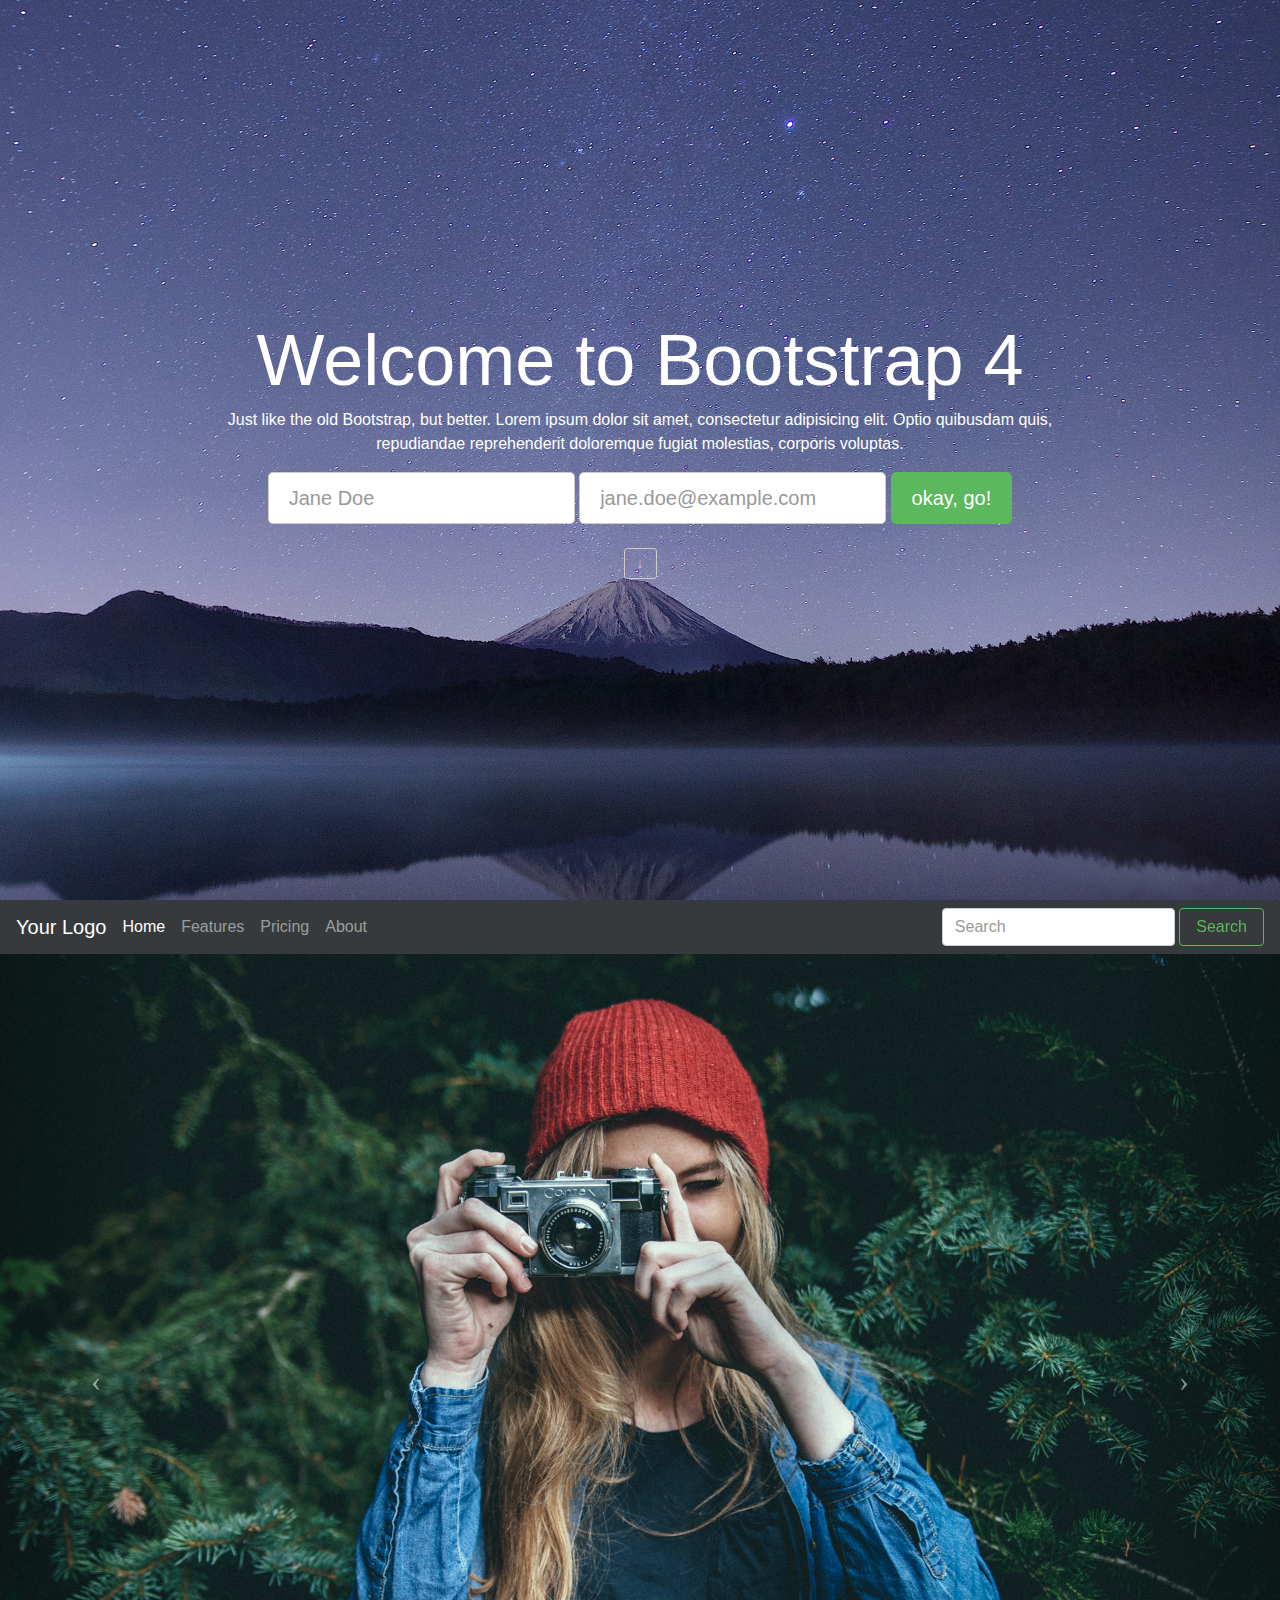
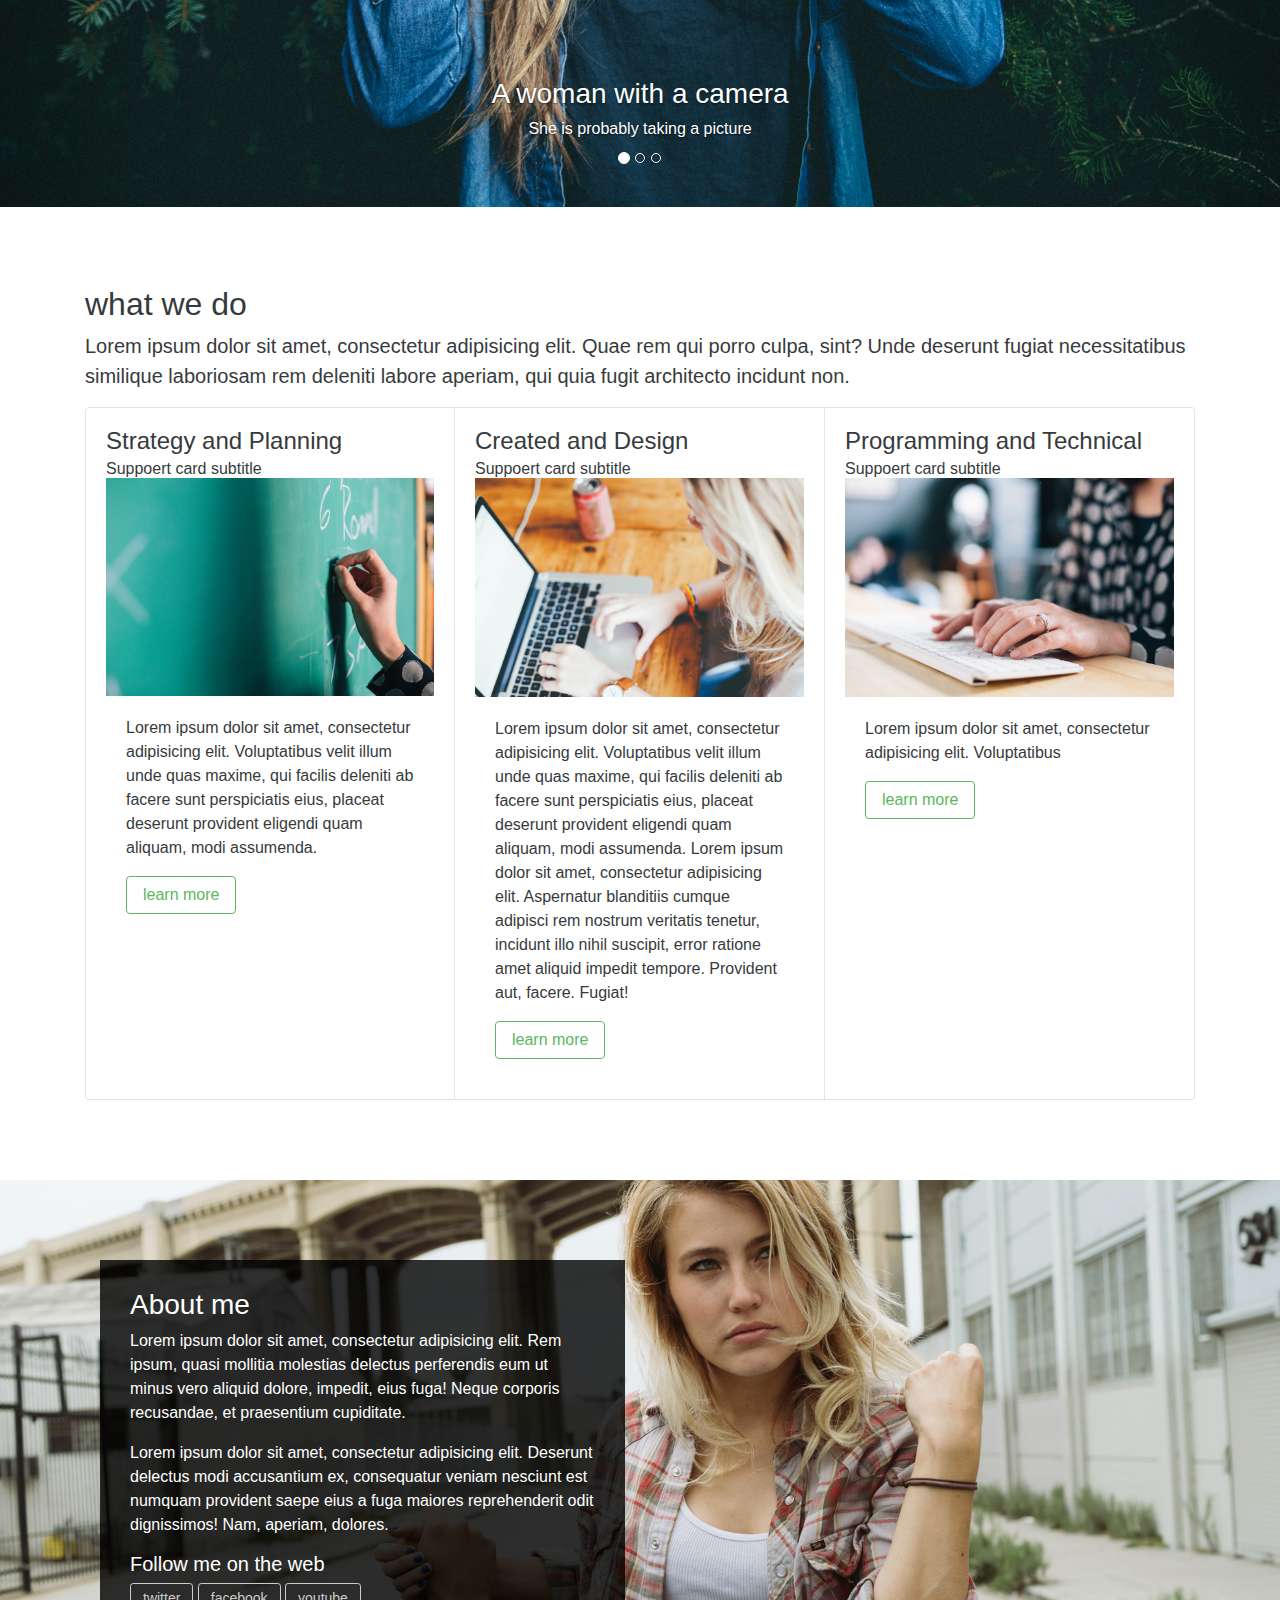
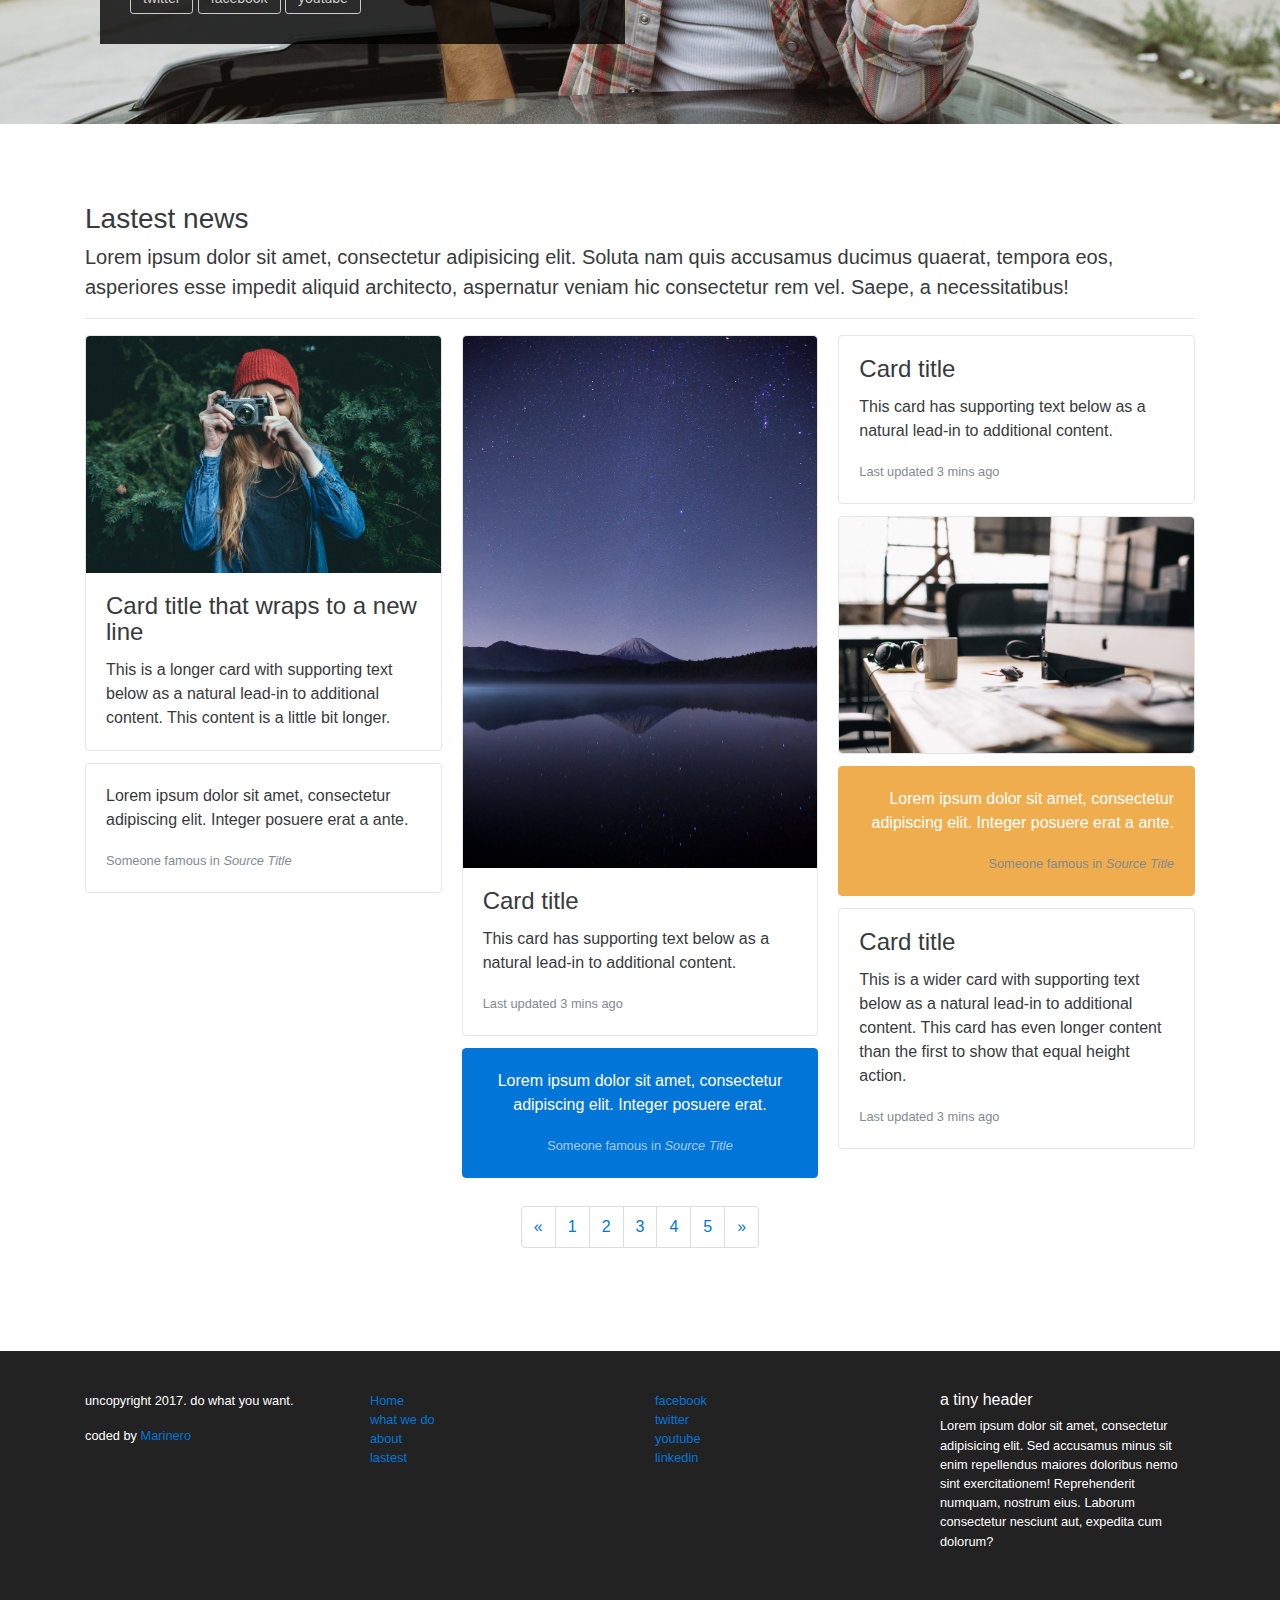
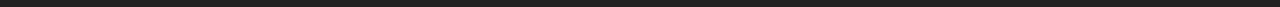
<file: index.html>
<!DOCTYPE html>
<html lang="en">
  <head>
    <!-- Required meta tags -->
    <meta charset="utf-8">
    <meta name="viewport" content="width=device-width, initial-scale=1, shrink-to-fit=no">
    <meta http-equiv="x-ua-compatible" content="ie=edge">
    <!-- Bootstrap CSS -->
    <link rel="stylesheet" href="bower_components/css/bootstrap.min.css" >
    
    <!-- custom css -->
      <link rel="stylesheet" href="styles.css">
  </head>
  <body>
    <section id="cover">
        <div id="cover-caption">
            <div class="container">
                <div class="col-sm-10 col-sm-offset-1">
                    <h1 class="display-3">Welcome to Bootstrap 4</h1>
                    <p>Just like the old Bootstrap, but better. Lorem ipsum dolor sit amet, consectetur adipisicing elit. Optio quibusdam quis, repudiandae reprehenderit doloremque fugiat molestias, corporis voluptas.</p>
                    
                    <form action="" class="form-inline">
                        <div class="form-group">
                            <label class="sr-only">Name</label>
                            <input type="text" class="form-control form-control-lg" placeholder="Jane Doe">
                        </div>
                        <div class="form-group">
                            <label class="sr-only">Email</label>
                            <input type="text" class="form-control form-control-lg" placeholder="jane.doe@example.com">
                        </div>
                        <button type="submit" class="btn btn-success btn-lg">okay, go!</button>
                    </form>
                    
                    <br>
                    
                    <a href="#nav-main" class="btn btn-secondary-outline btn-sm" role="button">&darr;</a>
                </div>
            </div>
        </div>
    </section>
    
     <nav class="navbar navbar-dark bg-inverse navbar-full" id="nav-main">
        <a class="navbar-brand" href="#">Your Logo</a>
        <ul class="nav navbar-nav">
            <li class="nav-item active">
                <a class="nav-link" href="#">Home <span class="sr-only">(current)</span></a>
            </li>
            <li class="nav-item">
                <a class="nav-link" href="#">Features</a>
            </li>
            <li class="nav-item">
                <a class="nav-link" href="#">Pricing</a>
            </li>
            <li class="nav-item">
                <a class="nav-link" href="#">About</a>
            </li>
        </ul>
        <form class="form-inline pull-xs-right">
            <input class="form-control" type="text" placeholder="Search">
            <button class="btn btn-success-outline" type="submit">Search</button>
        </form>
    </nav>
    
    <section id="carousel">
        <div id="carousel-home" class="carousel slide" data-ride="carousel">
            <ol class="carousel-indicators">
                <li data-target="#carousel-home" data-slide-to="0" class="active"></li>
                <li data-target="#carousel-home" data-slide-to="1"></li>
                <li data-target="#carousel-home" data-slide-to="2"></li>
            </ol>
            <div class="carousel-inner" role="listbox">
                <div class="carousel-item active">
                    <img src="img/woman-camera.jpg" alt="Woman taking picture with a camera">
                    
                    <div class="carousel-caption">
                        <h3>A woman with a camera</h3>
                        <p>She is probably taking a picture</p>
                    </div>
                </div>
                <div class="carousel-item">
                    <img src="img/spiderweb.jpg" alt="A wet spiderweb">
                    
                    <div class="carousel-caption">
                        <h3>Down came the rain</h3>
                        <p>And washed the spider out</p>
                    </div>
                </div>
                <div class="carousel-item">
                    <img src="img/hearthand.jpg" alt="Two hands making a heart">
                    
                    <div class="carousel-caption">
                        <h3>Making love</h3>
                        <p>With their hands...</p>
                    </div>
                </div>
            </div>
            <a class="left carousel-control" href="#carousel-home" role="button" data-slide="prev">
                <span class="icon-prev" aria-hidden="true"></span>
                <span class="sr-only">Previous</span>
            </a>
            <a class="right carousel-control" href="#carousel-home" role="button" data-slide="next">
                <span class="icon-next" aria-hidden="true"></span>
                <span class="sr-only">Next</span>
            </a>
        </div>
    </section>
    
    <section id="what-we-do">
        <div class="section-content">
            <div class="container">
                <h2>what we do</h2>
                <p class="lead">Lorem ipsum dolor sit amet, consectetur adipisicing elit. Quae rem qui porro culpa, sint? Unde deserunt fugiat necessitatibus similique laboriosam rem deleniti labore aperiam, qui quia fugit architecto incidunt non.</p>
                <div class="row">
                    <div class="col-sm-12">
                        <div class="card-group">
                            <div class="card">
                                <div class="card-block">
                                    <h4 class="card-title">
                                        Strategy and Planning
                                    </h4>
                                    <h6 class="card-subtitle">Suppoert card subtitle</h6>
                                    <img src="img/chalkboard.jpg" alt="a chalkboard">
                                    <div class="card-block">
                                        <p class="card-text">Lorem ipsum dolor sit amet, consectetur adipisicing elit. Voluptatibus velit illum unde quas maxime, qui facilis deleniti ab facere sunt perspiciatis eius, placeat deserunt provident eligendi quam aliquam, modi assumenda.</p>
                                        <button type="button" class="btn btn-success-outline" data-toggle="modal" data-target="#myModal" >learn more</button>
                                    </div>
                                </div>
                            </div>
                            
                            <div class="card">
                                <div class="card-block">
                                    <h4 class="card-title">
                                        Created and Design
                                    </h4>
                                    <h6 class="card-subtitle">Suppoert card subtitle</h6>
                                    <img src="img/working.jpg" alt="working on a laptop">
                                    <div class="card-block">
                                        <p class="card-text">Lorem ipsum dolor sit amet, consectetur adipisicing elit. Voluptatibus velit illum unde quas maxime, qui facilis deleniti ab facere sunt perspiciatis eius, placeat deserunt provident eligendi quam aliquam, modi assumenda. Lorem ipsum dolor sit amet, consectetur adipisicing elit. Aspernatur blanditiis cumque adipisci rem nostrum veritatis tenetur, incidunt illo nihil suscipit, error ratione amet aliquid impedit tempore. Provident aut, facere. Fugiat!</p>
                                        <button type="button" class="btn btn-success-outline" data-toggle="modal" data-target="#myModal" >learn more</button>
                                    </div>
                                </div>
                            </div>
                            
                            <div class="card">
                                <div class="card-block">
                                    <h4 class="card-title">
                                        Programming and Technical
                                    </h4>
                                    <h6 class="card-subtitle">Suppoert card subtitle</h6>
                                    <img src="img/programming.jpg" alt="fingers typing on a keyboad">
                                    <div class="card-block">
                                        <p class="card-text">Lorem ipsum dolor sit amet, consectetur adipisicing elit. Voluptatibus </p>
                                        <button type="button" class="btn btn-success-outline" data-toggle="modal" data-target="#myModal" >learn more</button>
                                    </div>
                                </div>
                            </div>
                        </div>
                    </div>
                </div>
            </div>
        </div>
      </section>
       <section id="about">
           <div class="section-content">
               <div class="container">
                   <div class="col-md-6">
                       <div class="about-text">
                           <h3>About me</h3>
                           <p>Lorem ipsum dolor sit amet, consectetur adipisicing elit. Rem ipsum, quasi mollitia molestias delectus perferendis eum ut minus vero aliquid dolore, impedit, eius fuga! Neque corporis recusandae, et praesentium cupiditate.</p>
                           <p>Lorem ipsum dolor sit amet, consectetur adipisicing elit. Deserunt delectus modi accusantium ex, consequatur veniam nesciunt est numquam provident saepe eius a fuga maiores reprehenderit odit dignissimos! Nam, aperiam, dolores.</p>
                           <h5>Follow me on the web</h5>
                           <a href="" class="btn btn-sm btn-secondary-outline">twitter</a>
                           <a href="" class="btn btn-sm btn-secondary-outline">facebook</a>
                           <a href="" class="btn btn-sm btn-secondary-outline">youtube</a>
                       </div>
                   </div>
               </div>
           </div>
       </section>
        
        <section id="news">
            <div class="section-content">
                <div class="container">
                    <h3>Lastest news</h3>
                    <p class="lead">Lorem ipsum dolor sit amet, consectetur adipisicing elit. Soluta nam quis accusamus ducimus quaerat, tempora eos, asperiores esse impedit aliquid architecto, aspernatur veniam hic consectetur rem vel. Saepe, a necessitatibus!</p>
                    <hr>
                    <div class="row">
                        <div class="col-sm-12">
                            <div class="card-columns">
                              
                               <div class="card">
                                <img class="card-img-top" src="img/woman-camera.jpg" alt="Woman with a camera">
                                <div class="card-block">
                                  <h4 class="card-title">Card title that wraps to a new line</h4>
                                  <p class="card-text">This is a longer card with supporting text below as a natural lead-in to additional content. This content is a little bit longer.</p>
                                </div>
                              </div>
                              <div class="card card-block">
                                <blockquote class="card-blockquote">
                                  <p>Lorem ipsum dolor sit amet, consectetur adipiscing elit. Integer posuere erat a ante.</p>
                                  <footer >
                                    <small class="text-muted">
                                      Someone famous in <cite title="Source Title">Source Title</cite>
                                    </small>
                                  </footer>
                                </blockquote>
                              </div>
                              
                              <div class="card">
                                <img class="card-img-top" src="img/stars.jpg" alt="landscape photograpphy of stars">
                                <div class="card-block">
                                  <h4 class="card-title">Card title</h4>
                                  <p class="card-text">This card has supporting text below as a natural lead-in to additional content.</p>
                                  <p class="card-text"><small class="text-muted">Last updated 3 mins ago</small></p>
                                </div>
                              </div>
                              <div class="card card-block card-inverse card-primary text-xs-center">
                                <blockquote class="card-blockquote">
                                  <p>Lorem ipsum dolor sit amet, consectetur adipiscing elit. Integer posuere erat.</p>
                                  <footer>
                                    <small>
                                      Someone famous in <cite title="Source Title">Source Title</cite>
                                    </small>
                                  </footer>
                                </blockquote>
                              </div>
                              <div class="card text-center">
                                <div class="card-block">
                                  <h4 class="card-title">Card title</h4>
                                  <p class="card-text">This card has supporting text below as a natural lead-in to additional content.</p>
                                  <p class="card-text"><small class="text-muted">Last updated 3 mins ago</small></p>
                                </div>
                              </div>
                              <div class="card">
                                <img class="card-img" src="img/computer.jpg" alt="A desktop with a computer on it">
                              </div>
                              <div class="card card-block text-xs-right card-warning card-inverse">
                                <blockquote class="card-blockquote">
                                  <p>Lorem ipsum dolor sit amet, consectetur adipiscing elit. Integer posuere erat a ante.</p>
                                  <footer>
                                    <small class="text-muted">
                                      Someone famous in <cite title="Source Title">Source Title</cite>
                                    </small>
                                  </footer>
                                </blockquote>
                              </div>
                              <div class="card">
                                <div class="card-block">
                                  <h4 class="card-title">Card title</h4>
                                  <p class="card-text">This is a wider card with supporting text below as a natural lead-in to additional content. This card has even longer content than the first to show that equal height action.</p>
                                  <p class="card-text"><small class="text-muted">Last updated 3 mins ago</small></p>
                                </div>
                              </div>
                            </div>
                            
                            <nav class="text-xs-center">
                              <ul class="pagination">
                                <li class="page-item">
                                  <a class="page-link" href="#" aria-label="Previous">
                                    <span aria-hidden="true">&laquo;</span>
                                    <span class="sr-only">Previous</span>
                                  </a>
                                </li>
                                <li class="page-item"><a class="page-link" href="#">1</a></li>
                                <li class="page-item"><a class="page-link" href="#">2</a></li>
                                <li class="page-item"><a class="page-link" href="#">3</a></li>
                                <li class="page-item"><a class="page-link" href="#">4</a></li>
                                <li class="page-item"><a class="page-link" href="#">5</a></li>
                                <li class="page-item">
                                  <a class="page-link" href="#" aria-label="Next">
                                    <span aria-hidden="true">&raquo;</span>
                                    <span class="sr-only">Next</span>
                                  </a>
                                </li>
                              </ul>
                            </nav>
                            
                        </div>
                    </div>
                </div>
            </div>
        </section>
        
        <footer id="footer-main">
            <div class="container">
                <div class="row">
                    <div class="col-sm-3">
                        <p>uncopyright 2017. do what you want.</p>
                        <p>coded by <a href="#">Marinero</a></p>
                    </div>
                    <div class="col-sm-3">
                        <ul class="list-unstyled">
                            <li><a href="">Home</a></li>
                            <li><a href="">what we do</a></li>
                            <li><a href="">about</a></li>
                            <li><a href="">lastest</a></li>
                        </ul>
                    </div>
                    <div class="col-sm-3">
                        <ul class="list-unstyled">
                            <li><a href="">facebook</a></li>
                            <li><a href="">twitter</a></li>
                            <li><a href="">youtube</a></li>
                            <li><a href="">linkedin</a></li>
                        </ul>
                    </div>
                    <div class="col-sm-3">
                        <h6>a tiny header</h6>
                        <p>Lorem ipsum dolor sit amet, consectetur adipisicing elit. Sed accusamus minus sit enim repellendus maiores doloribus nemo sint exercitationem! Reprehenderit numquam, nostrum eius. Laborum consectetur nesciunt aut, expedita cum dolorum?</p>
                    </div>
                </div>
            </div>
        </footer>
    <!-- Optional JavaScript -->
    <!-- jQuery first, then Popper.js, then Bootstrap JS -->
    <script src="https://ajax.googleapis.com/ajax/libs/jquery/2.1.4/jquery.min.js" ></script>
    <script src="bower_components/js/bootstrap.min.js"></script>
  </body>
</html>
</file>
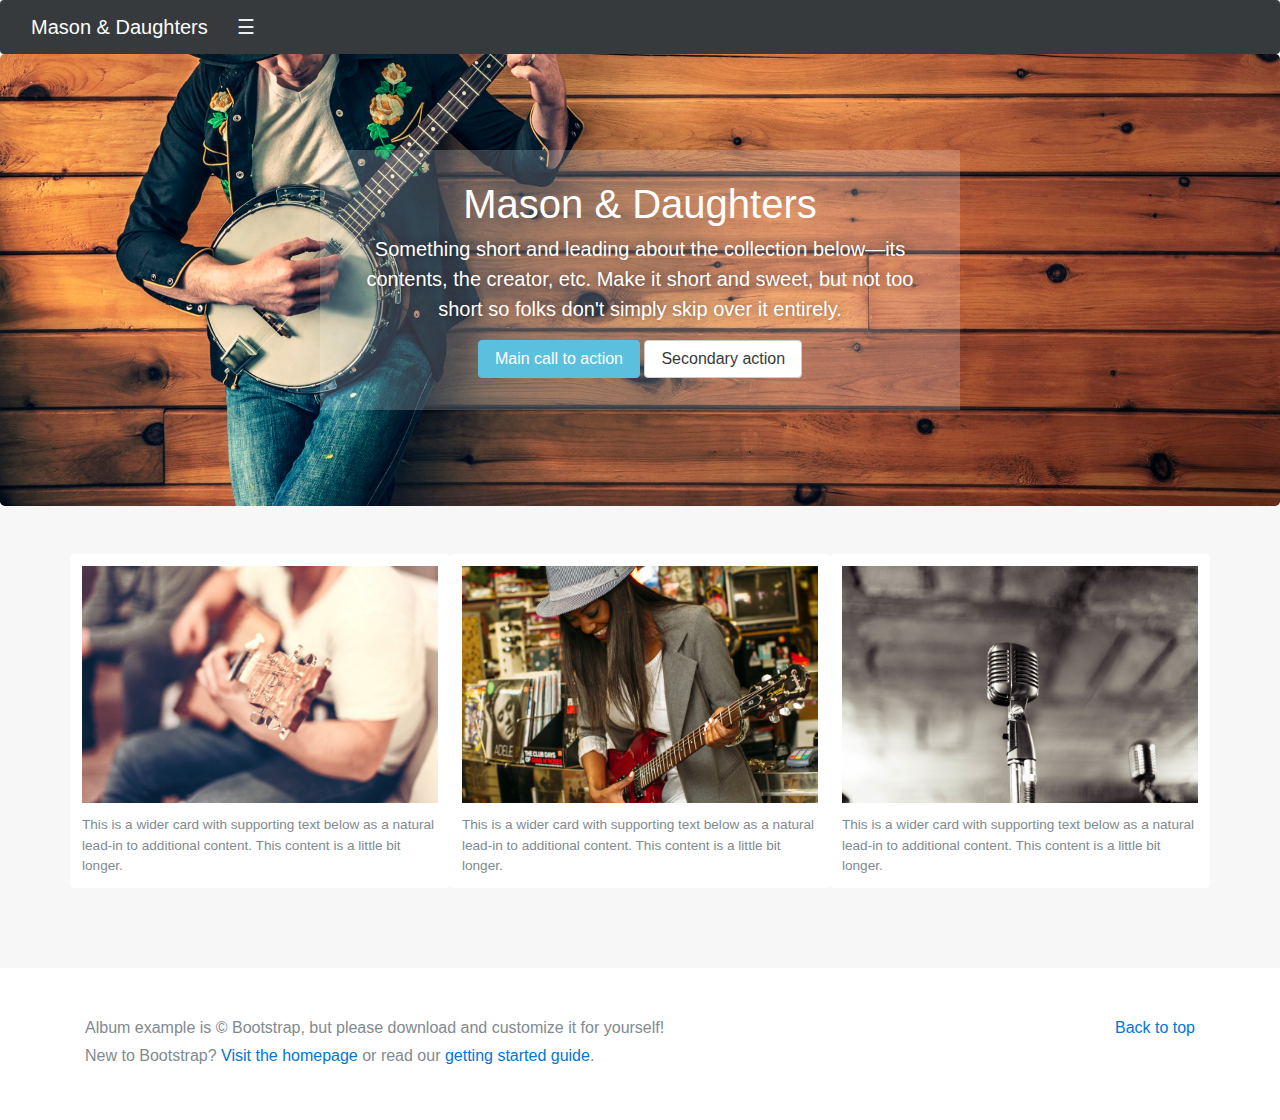
<file: band.html>
<!DOCTYPE html>
<html lang="en">
<head>
    <!-- Required meta tags always come first -->
    <meta charset="utf-8">
    <meta name="viewport" content="width=device-width, initial-scale=1, shrink-to-fit=no">
    <meta http-equiv="x-ua-compatible" content="ie=edge">

    <!-- Bootstrap CSS -->
    <link rel="stylesheet" href="bower_components/css/bootstrap.min.css">

    <!-- Custom CSS -->
    <link rel="stylesheet" href="band.css">

</head>
<body>

  
    <div class="navbar-collapse collapse inverse" id="navbar-header">
        <div class="container-fluid">
            <div class="about">
                <h4>About</h4>
                <p class="text-muted">Add some information about the album below, the author, or any other background context. Make it a few sentences long so folks can pick up some informative tidbits. Then, link them off to some social networking sites or contact information.</p>
            </div>
            <div class="social">
                <h4>Contact</h4>
                <ul class="list-unstyled">
                    <li><a href="#">Follow on Twitter</a></li>
                    <li><a href="#">Like on Facebook</a></li>
                    <li><a href="#">Email me</a></li>
                </ul>
            </div>
        </div>
    </div>
    <div class="navbar navbar-static-top navbar-dark bg-inverse">
        <div class="container-fluid">
            <button class="navbar-toggler" type="button" data-toggle="collapse" data-target="#navbar-header">
            &#9776;
            </button>
            <a href="#" class="navbar-brand">Mason &amp; Daughters</a>
        </div>
    </div>

    <section class="jumbotron text-xs-center">
        <div class="container">
            <h1 class="jumbotron-heading">Mason &amp; Daughters</h1>
            <p class="lead text-muted">Something short and leading about the collection below—its contents, the creator, etc. Make it short and sweet, but not too short so folks don't simply skip over it entirely.</p>
            <div>
                <a href="#" class="btn btn-info">Main call to action</a>
                <a href="#" class="btn btn-secondary">Secondary action</a>
            </div>
        </div>
    </section>

    <div class="album text-muted">
        <div class="container">

            <div class="row">
                <div class="card">
                    <img src="img/guitar.jpg" alt="Guitar">
                    <p class="card-text">This is a wider card with supporting text below as a natural lead-in to additional content. This content is a little bit longer.</p>
                </div>
                <div class="card">
                    <img src="img/lady-guitar.jpg" alt="A woman playing a guitar">
                    <p class="card-text">This is a wider card with supporting text below as a natural lead-in to additional content. This content is a little bit longer.</p>
                </div>
                <div class="card">
                    <img src="img/mic.jpg" alt="Microphone">
                    <p class="card-text">This is a wider card with supporting text below as a natural lead-in to additional content. This content is a little bit longer.</p>
                </div>
            </div>

        </div>
    </div>

    <footer class="text-muted">
        <div class="container">
            <p class="pull-xs-right">
                <a href="#">Back to top</a>
            </p>
            <p>Album example is &copy; Bootstrap, but please download and customize it for yourself!</p>
            <p>New to Bootstrap? <a href="../../">Visit the homepage</a> or read our <a href="../../getting-started/">getting started guide</a>.</p>
        </div>
    </footer>
   
   
    <!-- jQuery first, then Bootstrap JS. -->
    <script src="https://ajax.googleapis.com/ajax/libs/jquery/2.1.4/jquery.min.js"></script>
    <script src="bower_components/js/bootstrap.min.js"></script>
  </body>
</html>
</file>
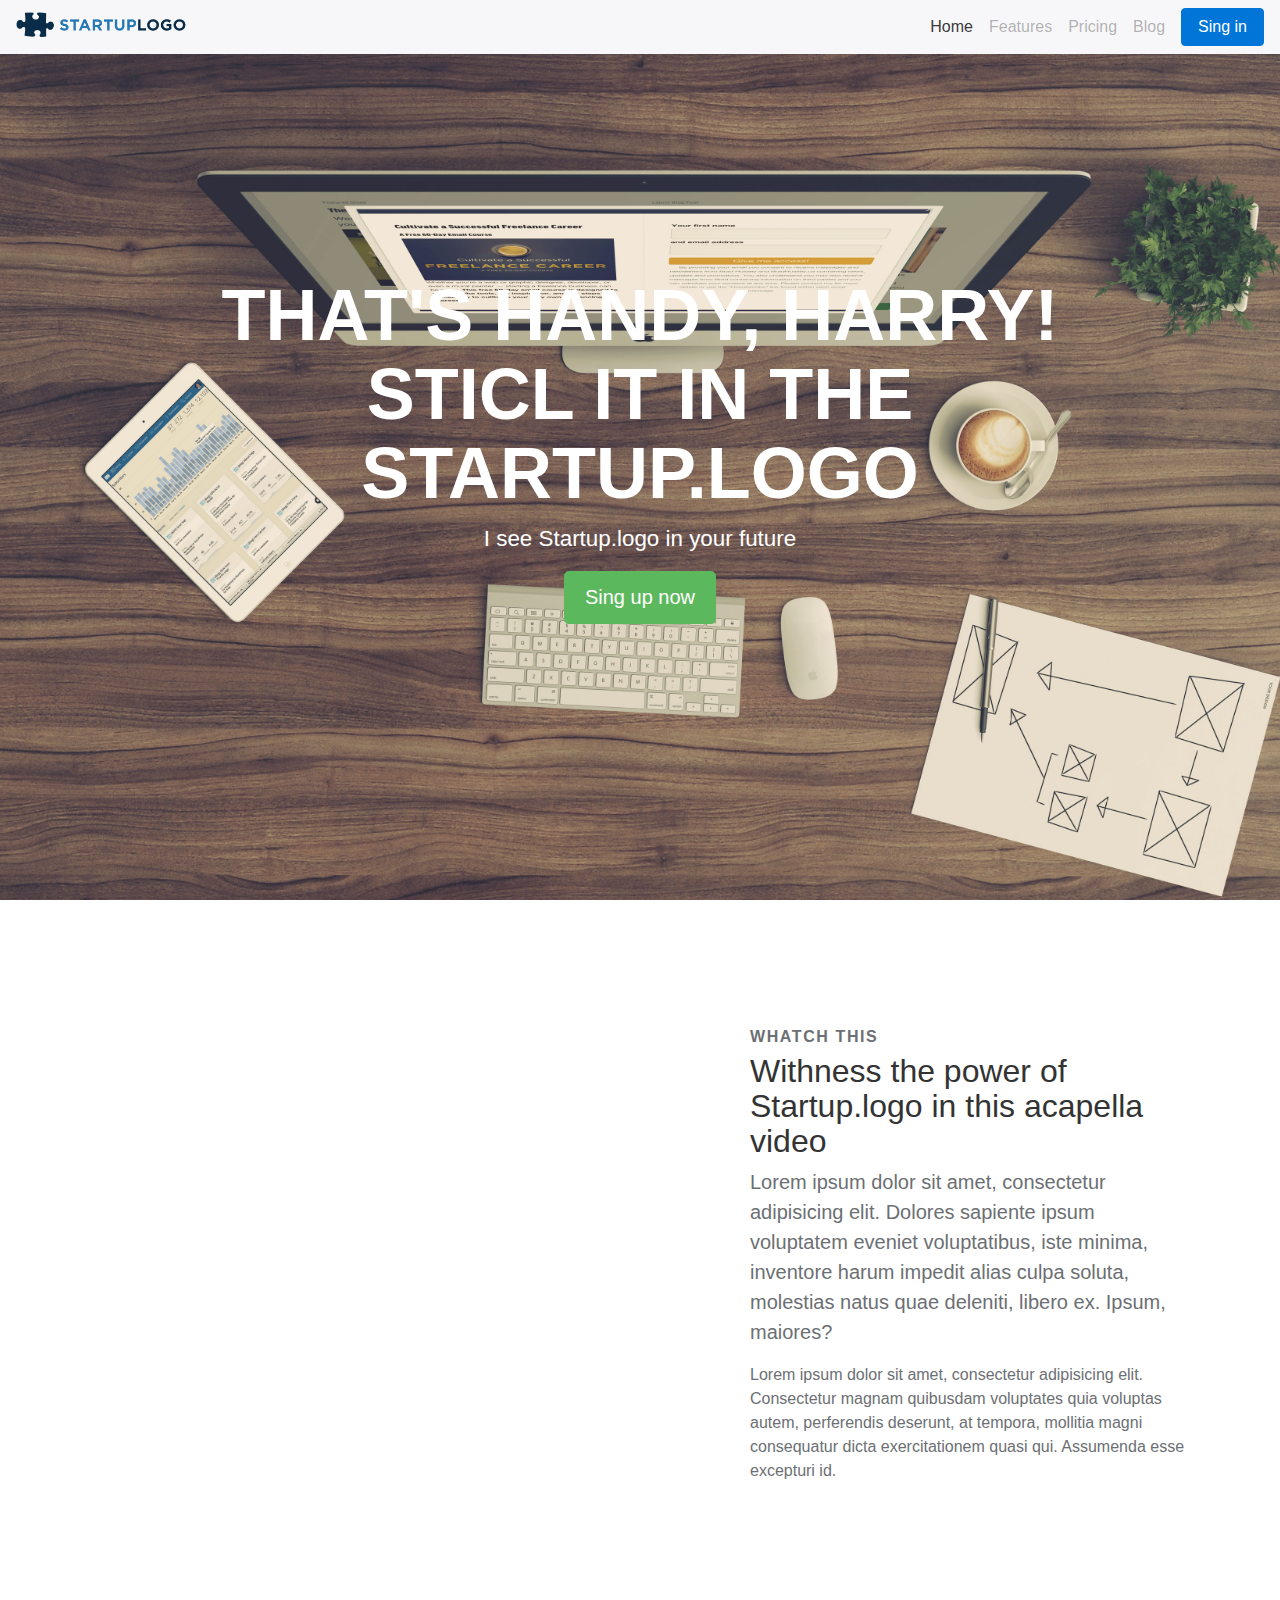
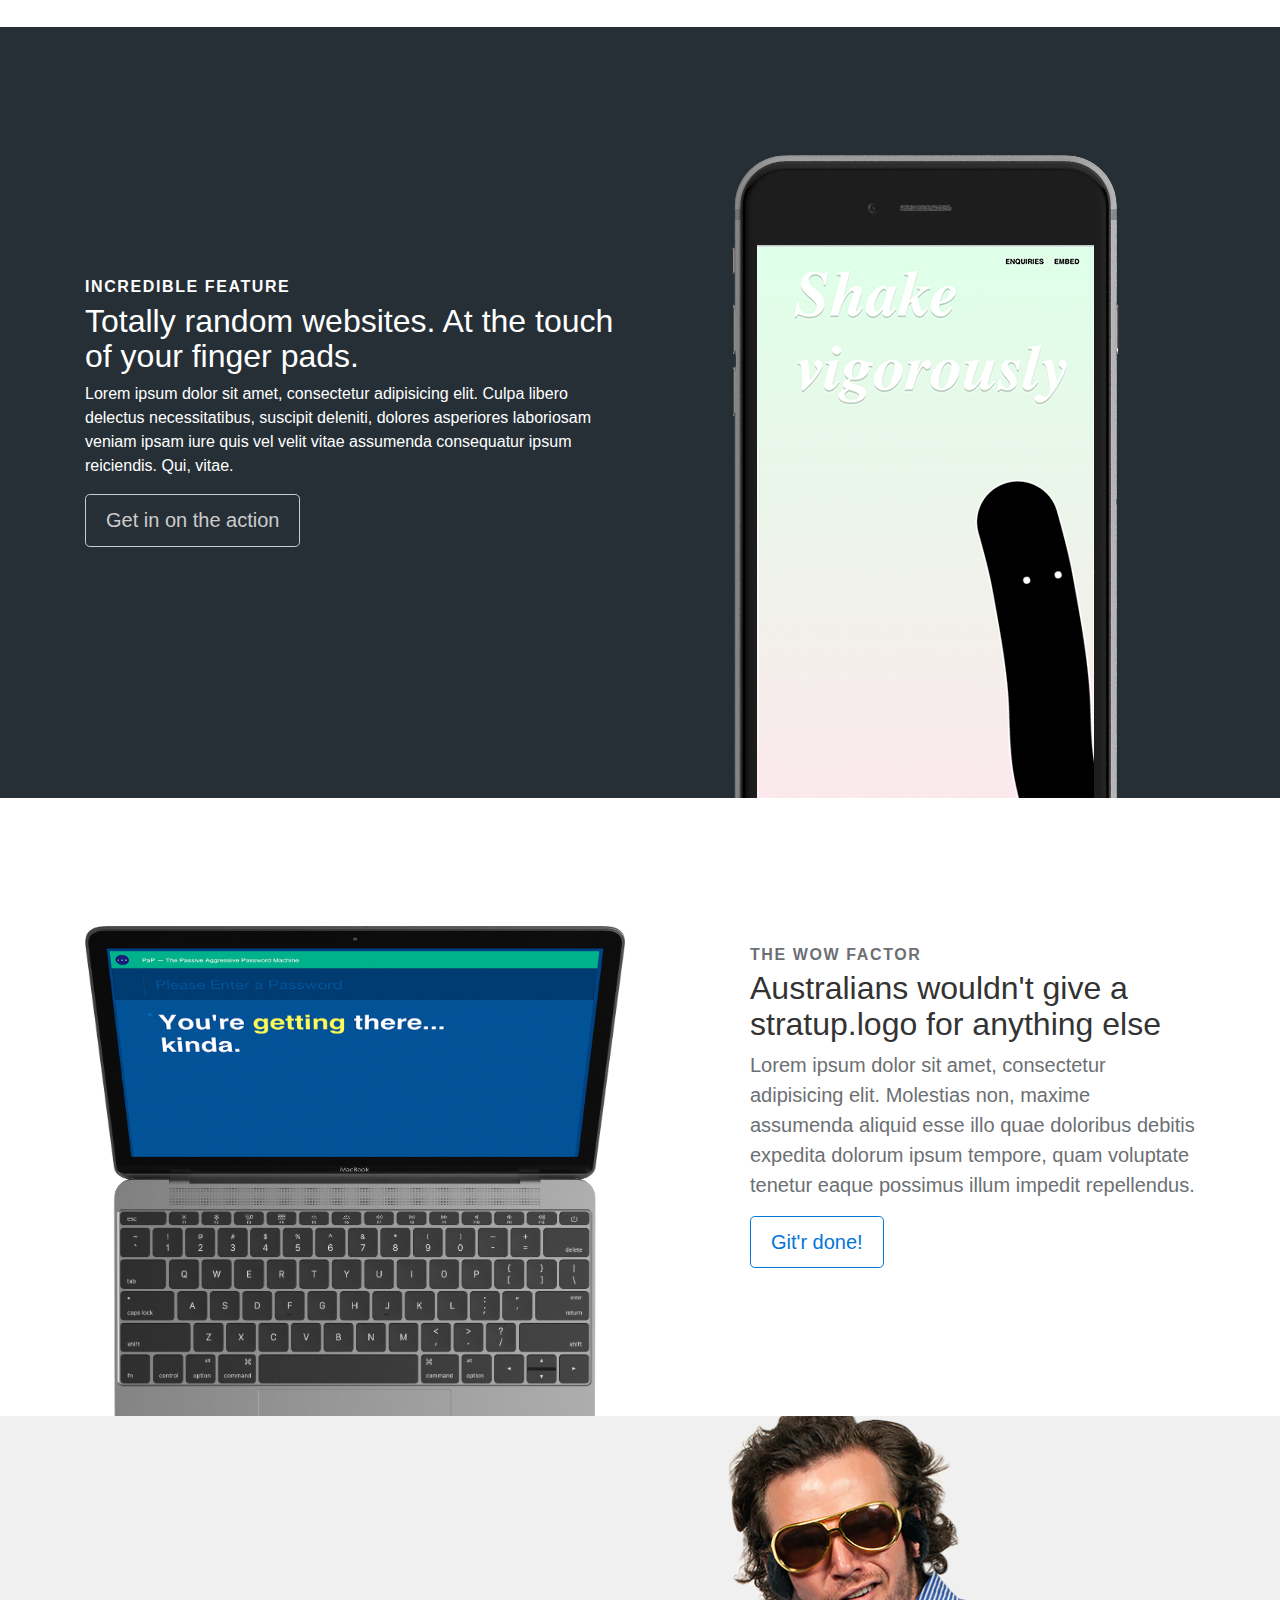
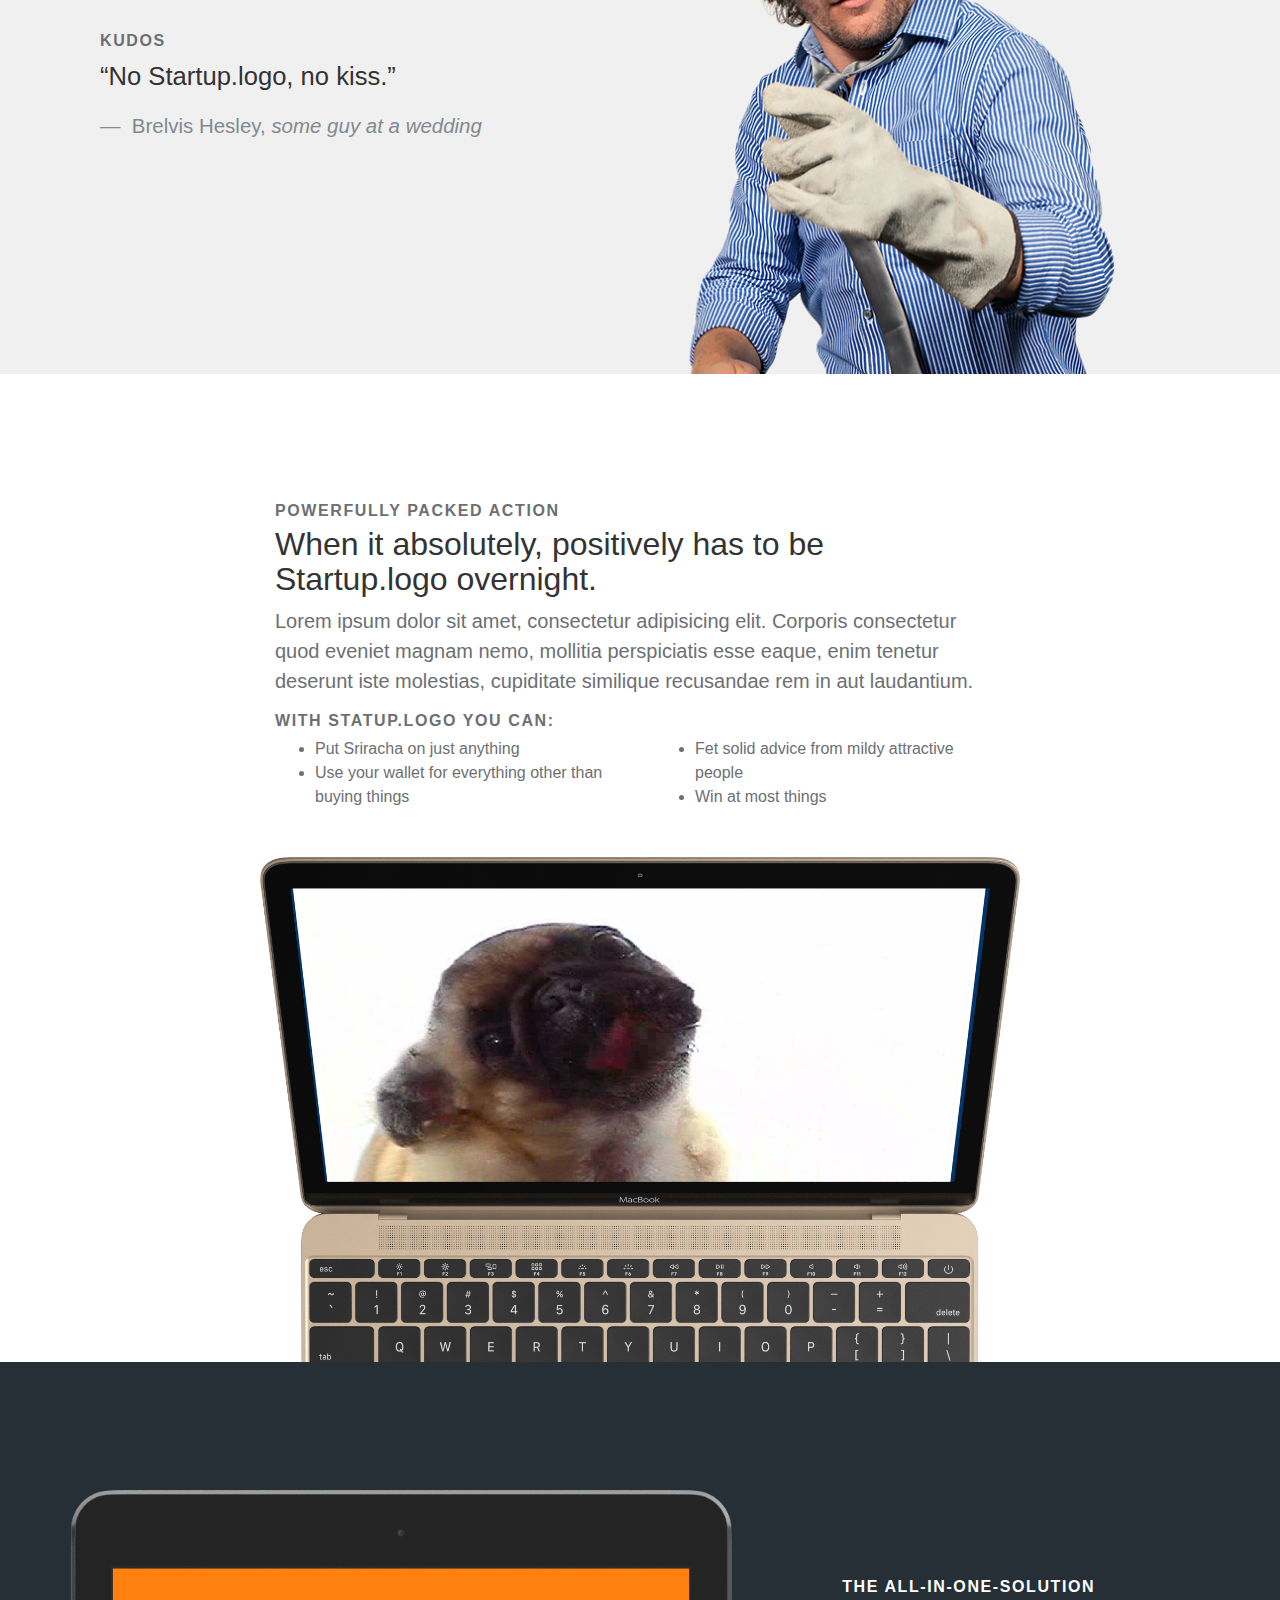
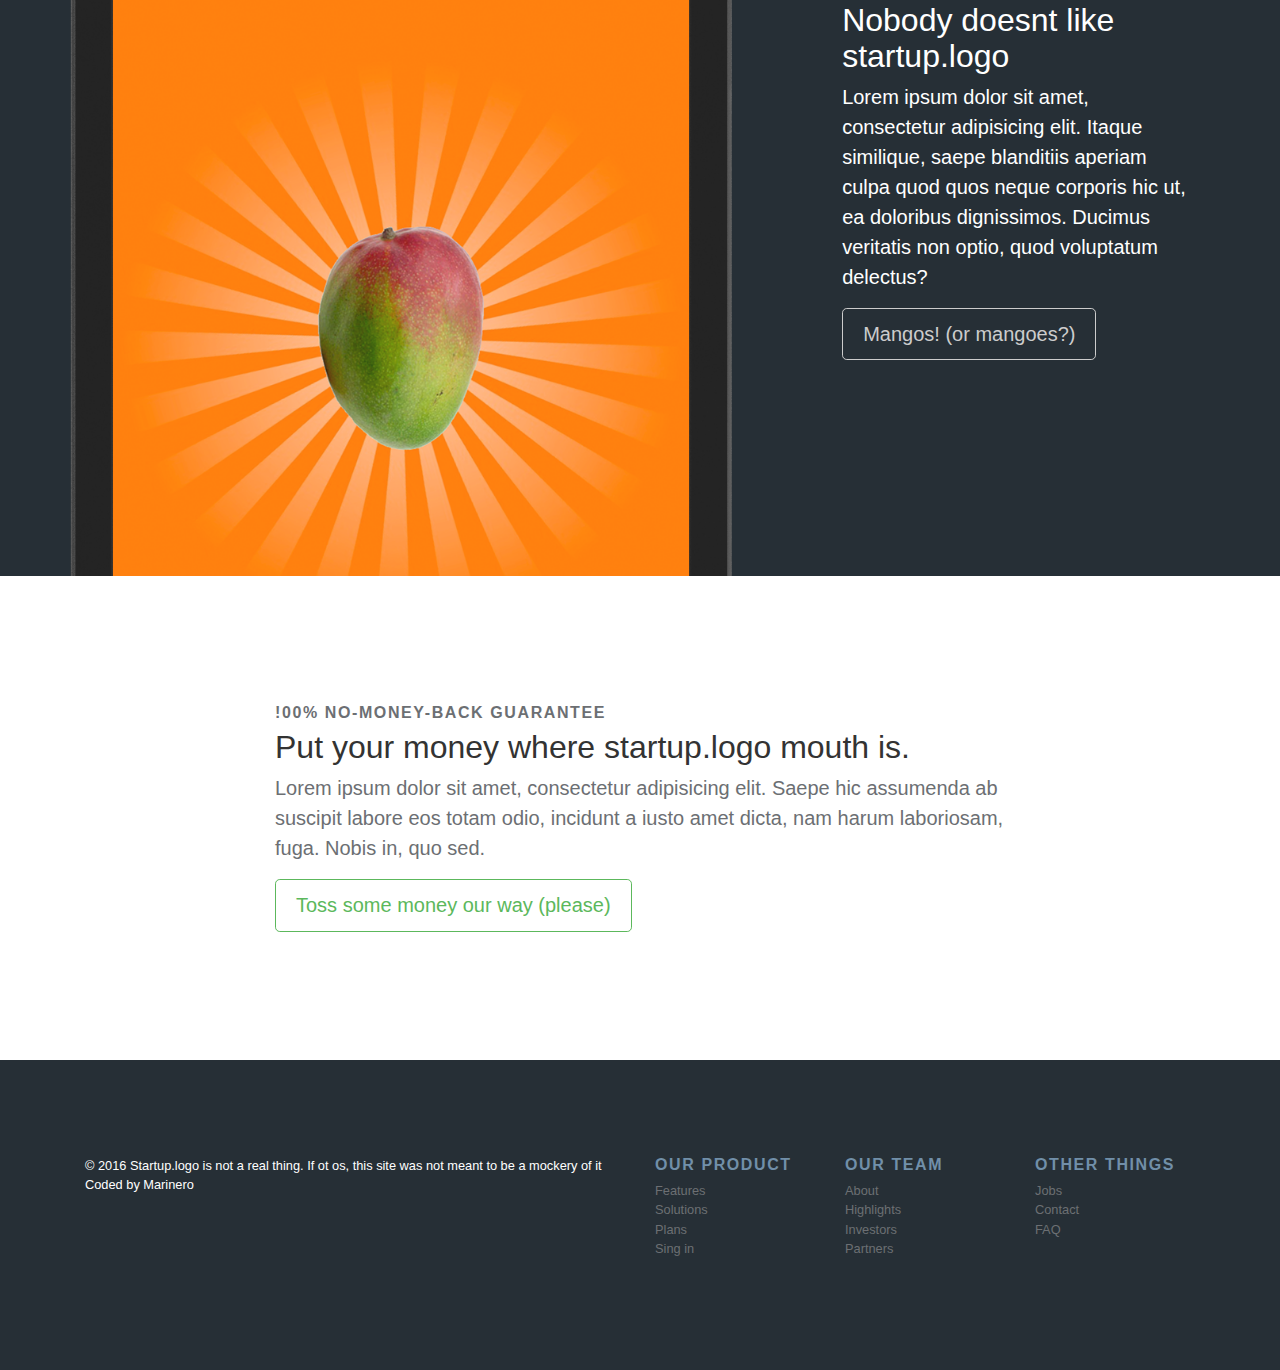
<file: startup.html>
<!DOCTYPE html>
<html lang="en">
  <head>
    <!-- Required meta tags -->
    <meta charset="utf-8">
    <meta name="viewport" content="width=device-width, initial-scale=1, shrink-to-fit=no">
    <meta http-equiv="x-ua-compatible" content="ie=edge">
    <!-- Bootstrap CSS -->
    <link rel="stylesheet" href="bower_components/css/bootstrap.min.css" >
    
    <!-- custom css -->
      <link rel="stylesheet" href="startup.css">
  </head>
  <body>
  
      <nav class="navbar navbar-light bg-faded navbar-fixed-top">
          <button class="navbar-toggler hidden-sm-up" type="button" data-toggle="collapse" data-target="#startupNavbar">
              &#9776;
          </button>
          <a href="#" class="navbar-brand"><img src="img/logo.png" alt="starup.logo" height="26"></a>
          <div id="startupNavbar" class="collapse navbar-toggleable-xs">
              <ul class="nav navbar-nav pull-sm-right">
                  <li class="nav-item active"><a href="#" class="nav-link">Home <span class="sr-only">(Current)</span></a></li>
                  <li class="nav-item"><a href="#" class="nav-link">Features</a></li>
                  <li class="nav-item"><a href="#" class="nav-link">Pricing</a></li>
                  <li class="nav-item"><a href="#" class="nav-link">Blog</a></li>
                  <li class="nav-item"><a href="#" class="btn btn-primary">Sing in</a></li>
              </ul>
          </div>
      </nav>
      
      <div id="stage">
          <div id="stage-caption">
              <h1 class="display-3">That's handy, Harry! Sticl it in the Startup.logo</h1>
              <p>I see Startup.logo in your future</p>
              <a href="" class="btn btn-lg btn-success">Sing up now</a>
          </div>
      </div>
      
      <section id="feature-one">
          <div class="container">
              <div class="row">
                  <div class="feature-content">
                      <div class="col-lg-6">
                          <iframe width="100%" height="315" src="https://www.youtube.com/embed/UcEW6EKyFDQ" frameborder="0" allowfullscreen></iframe>
                      </div>
                      <div class="col-lg-5 col-lg-offset-1">
                          <h6>Whatch this</h6>
                          <h2>Withness the power of Startup.logo in this acapella video</h2>
                          <p class="lead">Lorem ipsum dolor sit amet, consectetur adipisicing elit. Dolores sapiente ipsum voluptatem eveniet voluptatibus, iste minima, inventore harum impedit alias culpa soluta, molestias natus quae deleniti, libero ex. Ipsum, maiores?</p>
                          <p>Lorem ipsum dolor sit amet, consectetur adipisicing elit. Consectetur magnam quibusdam voluptates quia voluptas autem, perferendis deserunt, at tempora, mollitia magni consequatur dicta exercitationem quasi qui. Assumenda esse excepturi id.</p>
                      </div>
                  </div>
              </div>
          </div>
      </section>
      
      <section id="feature-two" class="feature-dark">
          <div class="container">
              <div class="row">
                  <div class="feature-content">
                      <div class="col-lg-6 feature-caption">
                          <h6>
                              Incredible Feature 
                          </h6>
                          
                          <h2>
                              Totally random websites. At the touch of your finger pads.
                          </h2>
                          <p class="load">Lorem ipsum dolor sit amet, consectetur adipisicing elit. Culpa libero delectus necessitatibus, suscipit deleniti, dolores asperiores laboriosam veniam ipsam iure quis vel velit vitae assumenda consequatur ipsum reiciendis. Qui, vitae.</p>
                          <a href="" role=button class="btn btn-secondary-outline btn-lg">Get in on the action</a>
                      </div>
                      <div class="col-lg-6 text-sm-center hidden-md-down">
                          <img src="img/iphone-1.png" alt="Iphone">
                      </div>
                  </div>
              </div>
          </div>
      </section>
      
      <section id="feature-tree">
          <div class="container">
              <div class="row">
                  <div class="feature-content">
                      <div class="col-lg-6 hidden-md-down">
                          <img src="img/macbook.png" alt="macbook">
                      </div>
                      <div class="col-lg-5 col-lg-offset-1">
                          <h6>the wow factor</h6>
                          <h2>Australians wouldn't give a stratup.logo for anything else</h2>
                          <p class="lead">
                              Lorem ipsum dolor sit amet, consectetur adipisicing elit. Molestias non, maxime assumenda aliquid esse illo quae doloribus debitis expedita dolorum ipsum tempore, quam voluptate tenetur eaque possimus illum impedit repellendus.
                          </p>
                          <a href="" role="button" class="btn btn-primary-outline btn-lg">Git'r done!</a>
                      </div>
                  </div>
              </div>
          </div>
      </section>
      
      <section id="feature-four" class="feature-alt">
          <div class="container">
              <div class="rowZ feature-content">
                  <div class="col-lg-6">
                      <h6>Kudos</h6>
                      <blockquote class="blockquote">
                          &ldquo;No Startup.logo, no kiss.&rdquo;
                          <footer class="blockquote-footer">
                              Brelvis Hesley, <cite>some guy at a wedding</cite>
                          </footer>
                      </blockquote>
                  </div>
                  <div class="col-lg-6 hiddeb-md-down">
                      <img src="img/brad-elvis.png" alt="brad at a wedding">
                  </div>
              </div>
          </div>
      </section>
      
      <section id="feature-five" class="feature-full">
          <div class="container">
              <div class="row">
                  <div class="feature-content">
                      <div class="col-lg-8 col-lg-offset-2">
                          <h6>Powerfully packed action</h6>
                          <h2>When it absolutely, positively has to be Startup.logo overnight.</h2>
                          <p class="lead">Lorem ipsum dolor sit amet, consectetur adipisicing elit. Corporis consectetur quod eveniet magnam nemo, mollitia perspiciatis esse eaque, enim tenetur deserunt iste molestias, cupiditate similique recusandae rem in aut laudantium.</p>
                          <h6>With statup.logo you can:</h6>
                          <div class="row">
                              <div class="col-lg-6">
                                  <ul>
                                      <li>Put Sriracha on just anything</li>
                                      <li>Use your wallet for everything other than buying things</li>
                                  </ul>
                              </div>
                              <div class="col-lg-6">
                                  <ul>
                                      <li>Fet solid advice from mildy attractive people</li>
                                      <li>Win at most things</li>
                                  </ul>
                              </div>
                              
                              <img src="img/macbook-2.png" alt="macbook">
                          </div>
                      </div>
                  </div>
              </div>
          </div>
      </section>
      
      <section id="feature-six" class="feature-dark">
          <div class="container">
              <div class="row">
                  <div class="feature-content">
                      <div class="col-lg 6 hidden-md-down">
                          <img src="img/ipad.png" alt="ipad">
                      </div>
                      <div class="col-lg-5 col-lg-offset-1">
                          <h6>The all-in-one-solution</h6>
                          <h2>Nobody doesnt like startup.logo</h2>
                          <p class="lead">Lorem ipsum dolor sit amet, consectetur adipisicing elit. Itaque similique, saepe blanditiis aperiam culpa quod quos neque corporis hic 
                          ut, ea doloribus dignissimos. Ducimus veritatis non optio, quod voluptatum delectus?</p>
                          <a href="" role="button" class="btn btn-secondary-outline btn-lg">Mangos! (or mangoes?)</a>
                      </div>
                  </div>
              </div>
          </div>
      </section>
      
      <section id="feature-seven">
          <div class="container">
              <div class="row">
                  <div class="feature-content">
                      <div class="col-lg-8 col-lg-offset-2">
                          <h6>!00% no-money-back guarantee</h6>
                          <h2>Put your money where startup.logo mouth is.</h2>
                          <p class="lead">Lorem ipsum dolor sit amet, consectetur adipisicing elit. Saepe hic assumenda ab suscipit labore eos totam odio, incidunt a iusto amet dicta, nam harum laboriosam, fuga. Nobis in, quo sed.</p>
                          <a href="" role="button" class="btn btn-success-outline btn-lg">Toss some money our way (please)</a>
                      </div>
                  </div>
              </div>
          </div>
      </section>
      
      <footer id="main-footer">
          <div class="container">
              <div class="row">
                  <div class="col-md-6">
                      &copy; 2016 Startup.logo is not a real thing. If ot os, this site was not meant to be a mockery of it
                      <br>
                      Coded by Marinero
                  </div>
                  <div class="col-md-2">
                      <h6>Our product</h6>
                      <ul class="list-unstyled">
                          <li><a href="">Features</a></li>
                          <li><a href="">Solutions</a></li>
                          <li><a href="">Plans</a></li>
                          <li><a href="">Sing in</a></li>
                      </ul>
                  </div>
                  <div class="col-md-2">
                      <h6>Our team</h6>
                      <ul class="list-unstyled">
                          <li><a href="">About</a></li>
                          <li><a href="">Highlights</a></li>
                          <li><a href="">Investors</a></li>
                          <li><a href="">Partners</a></li>
                      </ul>
                  </div>
                  <div class="col-md-2">
                      <h6>Other things</h6>
                      <ul class="list-unstyled">
                          <li><a href="">Jobs</a></li>
                          <li><a href="">Contact</a></li>
                          <li><a href="">FAQ</a></li>
                      </ul>
                  </div>
              </div>
          </div>
      </footer>
      
 <!-- jQuery first, then Popper.js, then Bootstrap JS -->
    <script src="https://ajax.googleapis.com/ajax/libs/jquery/2.1.4/jquery.min.js" ></script>
    <script src="bower_components/js/bootstrap.min.js"></script>
  </body>
</html>
</file>
<file: styles.css>
html,
body {
    height: 100%;
}

img {
    max-width: 100%;
}

/* cover */

#cover {
    background: #222 url('img/stars.jpg') center center no-repeat;
    background-size: cover;
    color: white;
    height: 100%;
    text-align: center;
    display: flex;
    align-items: center;
}

#cover-caption {
    width: 100%;
}

.section-content{
    padding: 5rem 0;
}

#about {
    background:  url('img/girlincar.jpg') center center no-repeat;
    background-size: cover;
}

.about-text {
    background: rgba(0,0,0,0.8);
    color: white;
    padding: 1.875rem;
}

#footer-main{
    background: #222;
    color: white;
    font-size: 0.8rem;
    padding: 2.5rem 0;
}
</file>
<file: band.css>
.navbar-collapse .container-fluid {
  padding: 2rem 2.5rem;
  border-bottom: 1px solid #55595c;
}

.navbar-collapse h4 {
  color: #818a91;
}

.navbar-collapse .text-muted {
  color: #818a91;
}

.about {
  float: left;
  max-width: 30rem;
  margin-right: 3rem;
}

.jumbotron {
  padding-top: 6rem;
  padding-bottom: 6rem;
  margin-bottom: 0;
  background-color: #fff;
  background-image: url('img/banjo.jpg');
  background-repeat: no-repeat;
  background-position: bottom center;
  background-size: cover;
}

.jumbotron-heading {
  font-weight: 300;
}

.jumbotron .container {
  max-width: 40rem;
  background: rgba(255,255,255,0.2);
  padding: 2rem;
  color: white;
}

.jumbotron p {
    color: white;
    text-shadow: 0 0 10px rgba(0,0,0,0.5);
}

.album {
  padding-top: 3rem;
  padding-bottom: 3rem;
  background-color: #f7f7f7;
}

.card {
  float: left;
  width: 33.333%;
  padding: .75rem;
  margin-bottom: 2rem;
  border: 0;
}

.card > img {
  margin-bottom: .75rem;
  max-width: 100%;
}

.card-text {
  font-size: 85%;
}

footer {
  padding-top: 3rem;
  padding-bottom: 3rem;
}

footer p {
  margin-bottom: .25rem;
}
</file>
<file: startup.css>
html,
body {
    height: 100%
}

body {
    -webkit-font-smoothing: antialiased;
    text-rendering: optimizeLegibility;
    color: #6c6f73;
}

h1,h2,h3,h4,h5 {
    color: #333;
}
h6 {
    text-transform: uppercase;
    font-weight: bold;
    font-size: : 0.8rem;
    letter-spacing: 0.1rem;
}

img{
    max-width: 100%;
}

.blockquote{
    font-size: 1.6rem;
    color: #333;
    border: none;
    padding: 0;
}

.blockquote-footer{
    margin: 1rem 0 0;
}

#stage{
    background: url('img/stage.jpg') center center no-repeat;
    background-size: cover;
    color: white;
    height: 100%;
    width: 100%;
    display: flex;
    align-items: center;
}

#stage-caption{
    font-size: 1.4rem;
    font-weight: 200;
    max-width:  60rem;
    margin: 0 auto;
    text-align: center;
}

#stage-caption h1{
    color:  white;
    font-weight: bold;
    text-transform: uppercase;
}


.feature-content {
    padding: 8rem 0;
    overflow: hidden;
}

.feature-content img {
    margin-bottom: -8rem;
}


.feature-dark {
    background: #262f36;
    color: white;
}

.feature-dark h2 {
    color:white;
}

.feature-alt {
    background: #f0f0f0;
}

#feature-four .feature-content{
    padding: 0;
}

#feature-five img {
    margin-top: 2rem;
}

#main-footer {
    background: #262F36;
    color: white;
    padding: 6rem 0;
    font-size:  0.8rem;
}

#main-footer h6{
    color: #718FA9;
}
#main-footer a{
    color: #6C6F73;
}
@media screen and (min-width: 991px)
{
    .feature-content{
        display: flex;
        align-items: center;
    }
}
</file>
